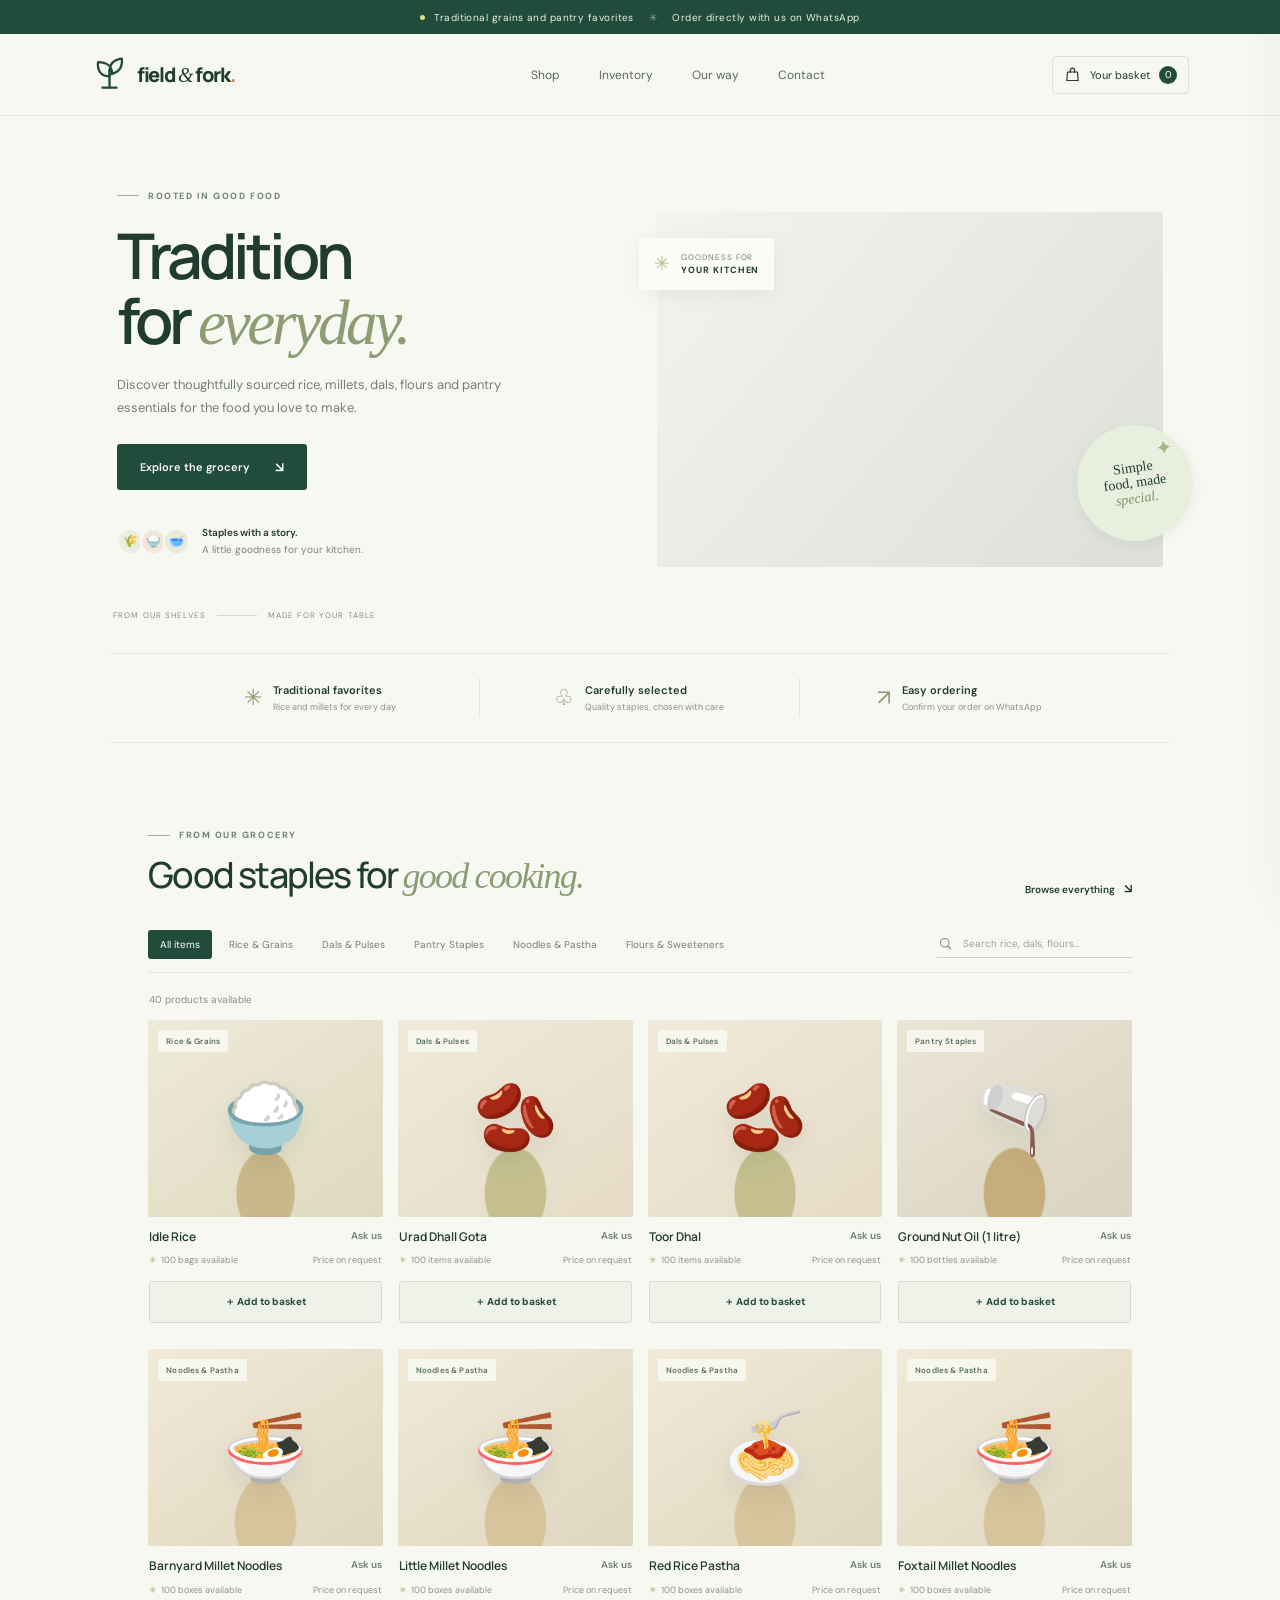
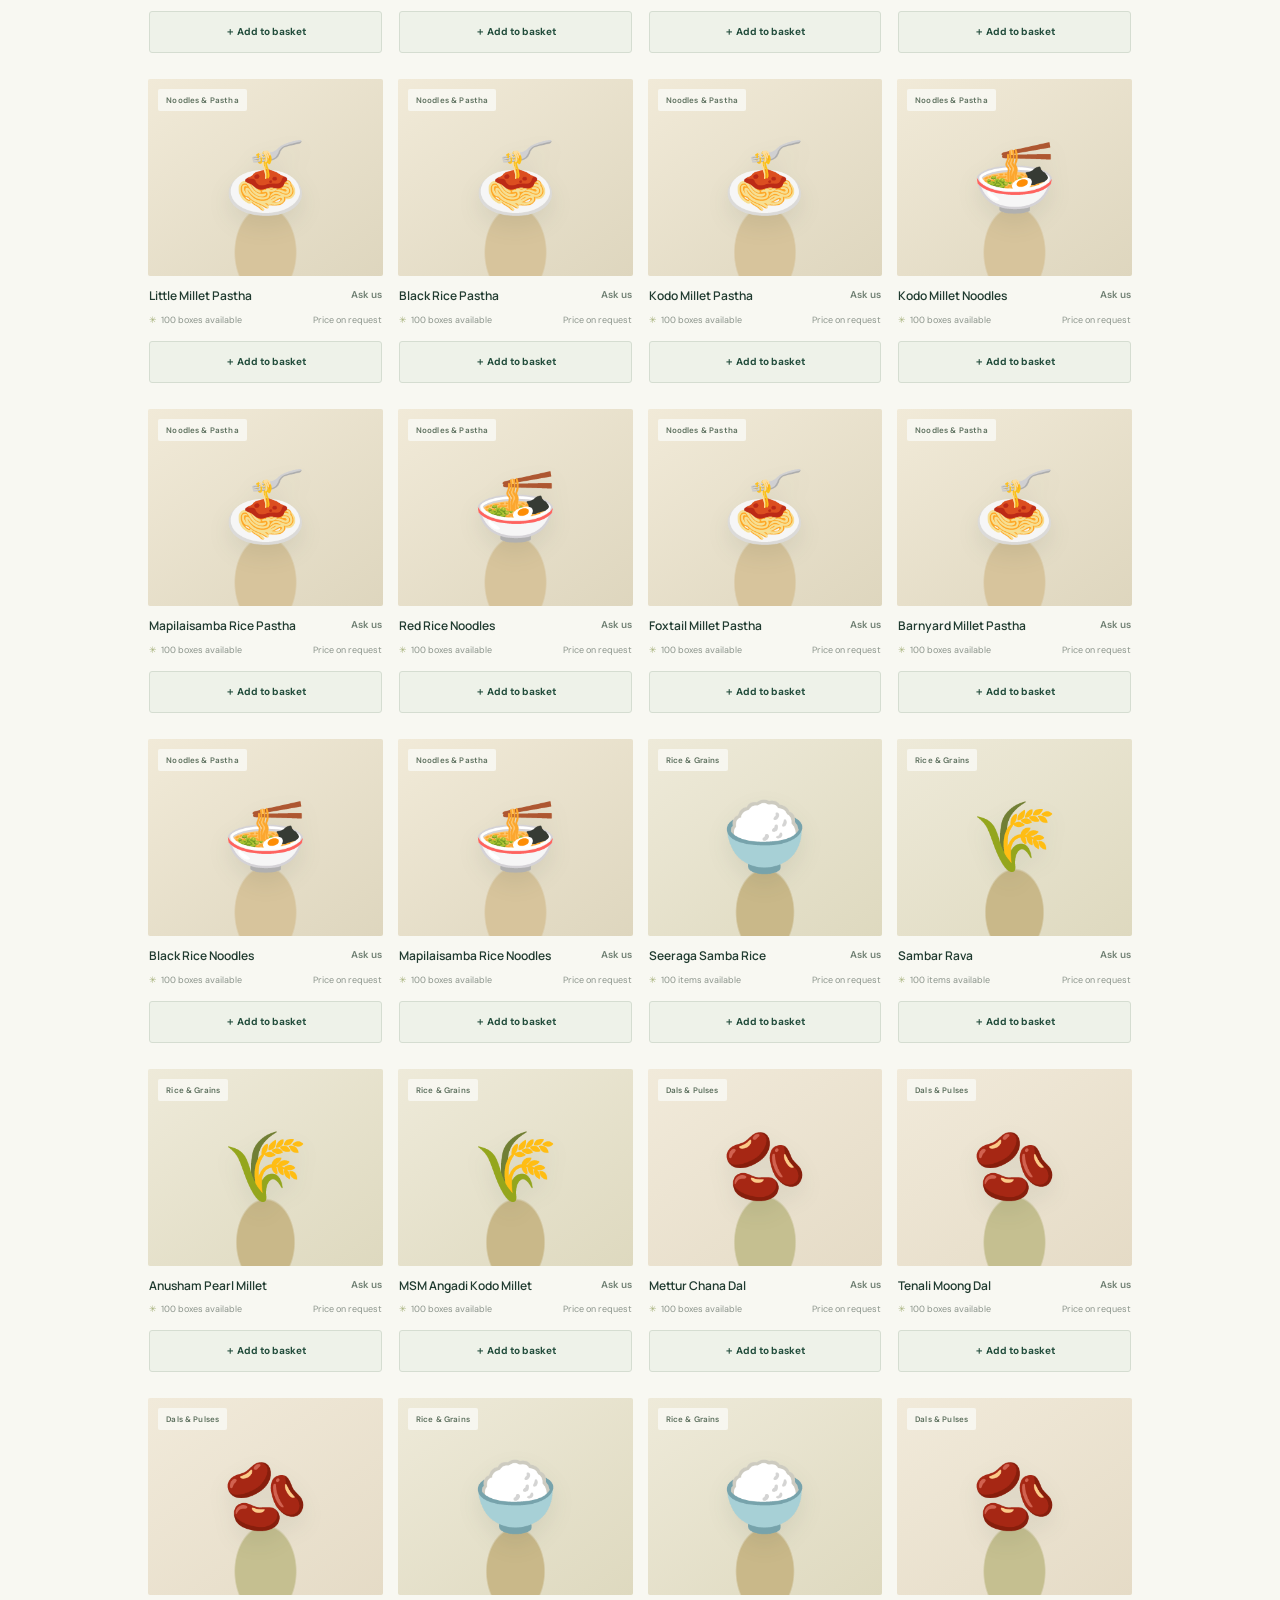
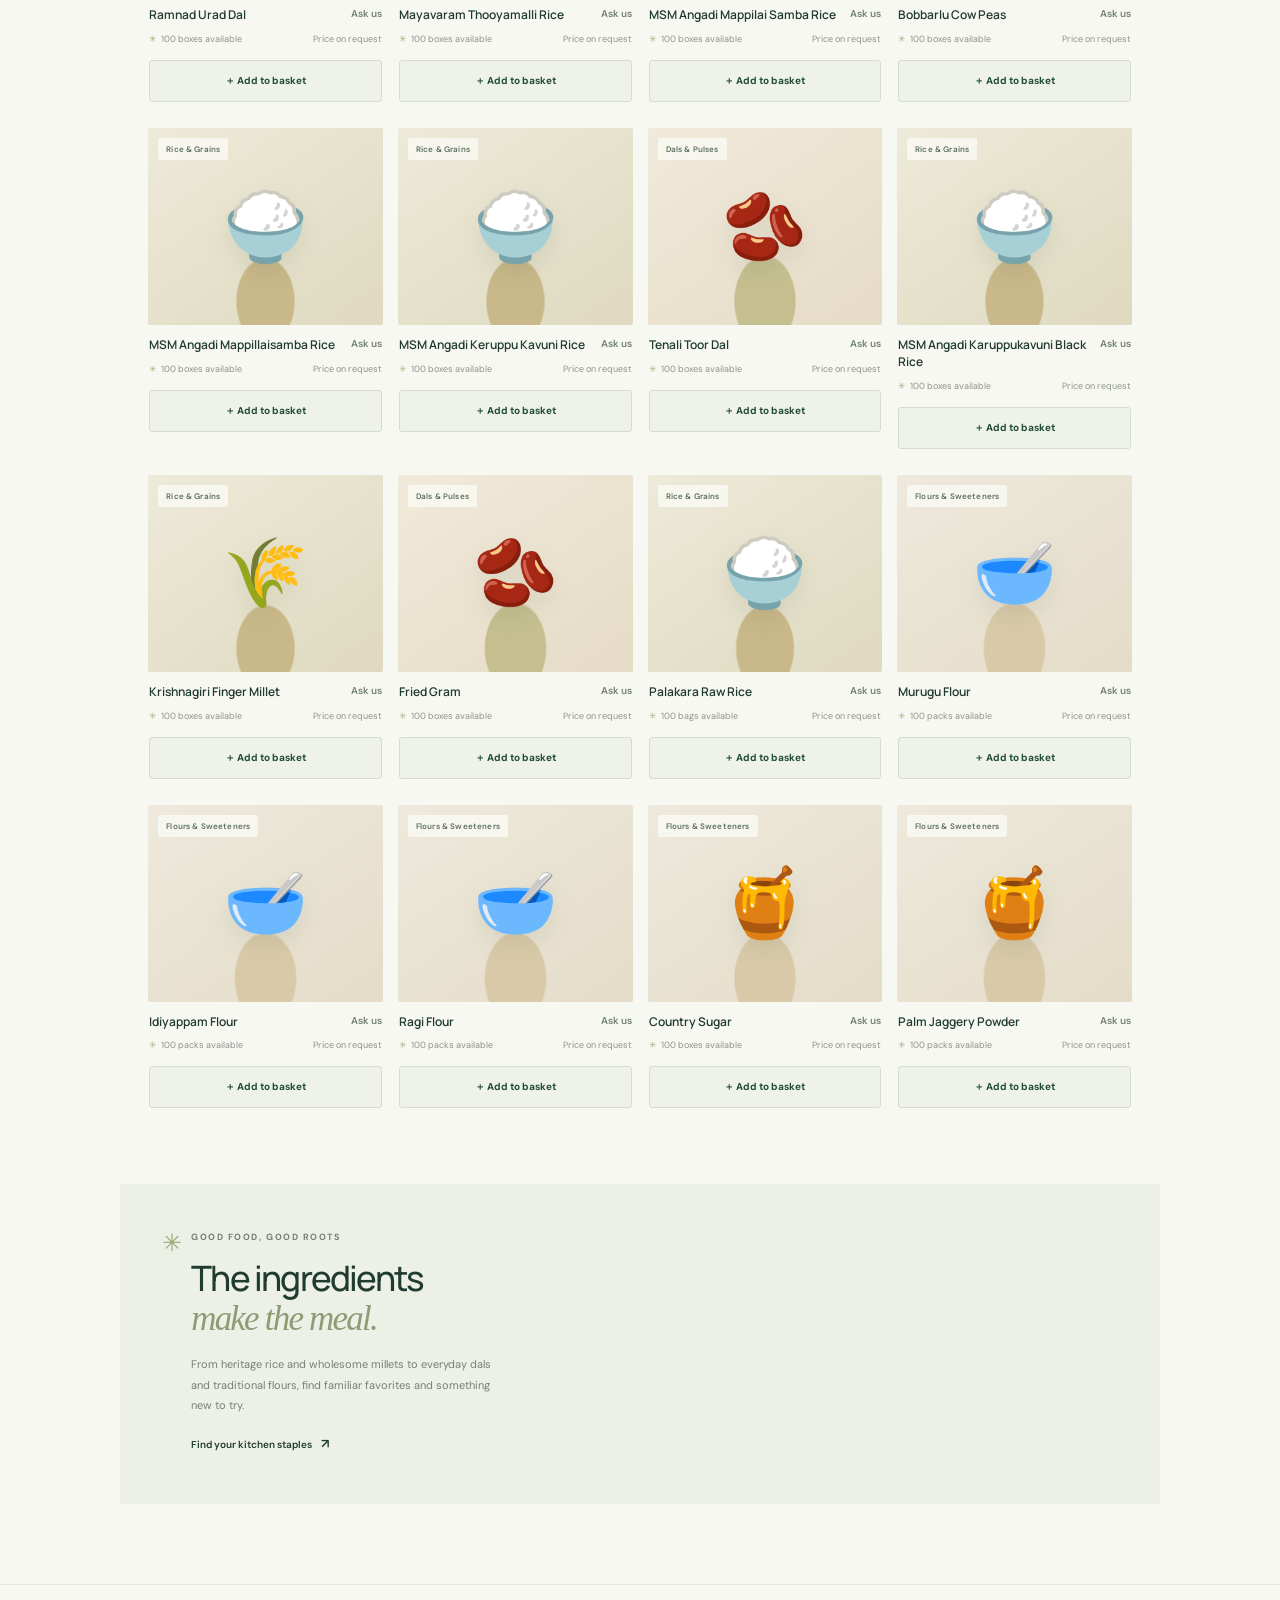
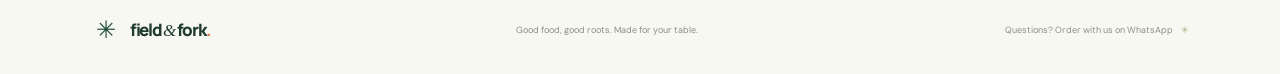
<file: index.html>
<!doctype html>
<html lang="en">
  <head>
    <meta charset="UTF-8" />
    <meta name="viewport" content="width=device-width, initial-scale=1.0" />
    <meta name="theme-color" content="#f8f8f2" />
    <meta name="description" content="Shop traditional South Indian rice, millets, dals, flours and pantry staples from your neighborhood grocery." />
    <title>Field &amp; Fork — Good things for your kitchen</title>
    <link rel="preconnect" href="https://fonts.googleapis.com" />
    <link rel="preconnect" href="https://fonts.gstatic.com" crossorigin />
    <link href="https://fonts.googleapis.com/css2?family=DM+Sans:wght@400;500;600;700&family=Manrope:wght@400;500;600;700;800&display=swap" rel="stylesheet" />
    <link rel="stylesheet" href="styles.css" />
    <link rel="stylesheet" href="mobile.css" />
    <script src="app.js" defer></script>
  </head>
  <body>
    <div class="announcement"><span class="announcement-dot"></span> Traditional grains and pantry favorites <span class="announcement-separator">✳</span> Order directly with us on WhatsApp</div>
    <header class="site-header">
      <a class="brand" href="#home" aria-label="Field and Fork home">
        <span class="brand-mark" aria-hidden="true"><svg viewBox="0 0 42 42" fill="none"><path d="M21 36V17" stroke="currentColor" stroke-width="2.6" stroke-linecap="round"/><path d="M21 23C10 23 7 15 8 7c9 0 16 4 16 13M21 18c0-9 5-14 14-15 1 9-3 16-14 18" stroke="currentColor" stroke-width="2.6" stroke-linecap="round" stroke-linejoin="round"/><path d="M13 36h16" stroke="currentColor" stroke-width="2.6" stroke-linecap="round"/></svg></span>
        <span class="brand-name">field <em>&amp;</em> fork<span class="brand-period">.</span></span>
      </a>
      <nav class="main-nav" aria-label="Main navigation"><a href="#shop">Shop</a><a href="inventory.html">Inventory</a><a href="#our-way">Our way</a><a href="#footer">Contact</a></nav>
      <button class="cart-trigger" id="open-cart" type="button" aria-label="Open shopping cart"><span class="bag-icon" aria-hidden="true"><svg viewBox="0 0 24 24" fill="none"><path d="M5 8.5h14l1 12H4l1-12Z" stroke="currentColor" stroke-width="1.7" stroke-linejoin="round"/><path d="M9 9V6a3 3 0 0 1 6 0v3" stroke="currentColor" stroke-width="1.7" stroke-linecap="round"/></svg></span><span class="cart-label">Your basket</span><span class="cart-count" id="cart-count">0</span></button>
    </header>

    <main id="home">
      <section class="hero">
        <div class="hero-copy">
          <div class="eyebrow"><span class="eyebrow-line"></span> ROOTED IN GOOD FOOD</div>
          <h1>Tradition<br />for <span>everyday.</span></h1>
          <p>Discover thoughtfully sourced rice, millets, dals, flours and pantry essentials for the food you love to make.</p>
          <a class="button button-dark hero-cta" href="#shop">Explore the grocery <span aria-hidden="true">↘</span></a>
          <div class="hero-note"><span class="avatar-stack"><i>🌾</i><i>🍚</i><i>🥣</i></span><span><strong>Staples with a story.</strong><br />A little goodness for your kitchen.</span></div>
        </div>
        <div class="hero-visual">
          <div class="hero-photo" role="img" aria-label="Traditional rice, lentils and grains"></div>
          <div class="photo-tag"><span class="tag-sparkle">✳</span><span>GOODNESS FOR<br /><strong>YOUR KITCHEN</strong></span></div>
          <div class="hero-sticker"><span>Simple<br />food, made<br /><em>special.</em></span><svg viewBox="0 0 72 72" aria-hidden="true"><path d="M36 5c2.8 15.1 15.1 27.2 31 31-15.9 3.8-28.2 15.9-31 31C33.2 51.9 20.9 39.8 5 36 20.9 32.2 33.2 20.1 36 5Z" fill="currentColor"/></svg></div>
        </div>
        <div class="hero-bottom"><span>FROM OUR SHELVES</span><span class="hero-bottom-line"></span><span>MADE FOR YOUR TABLE</span></div>
      </section>

      <section class="trust-row" id="our-way"><div><span class="trust-icon">✳</span><span><strong>Traditional favorites</strong><small>Rice and millets for every day</small></span></div><div><span class="trust-icon">♧</span><span><strong>Carefully selected</strong><small>Quality staples, chosen with care</small></span></div><div><span class="trust-icon">↗</span><span><strong>Easy ordering</strong><small>Confirm your order on WhatsApp</small></span></div></section>

      <section class="shop-section" id="shop">
        <div class="section-heading"><div><div class="eyebrow"><span class="eyebrow-line"></span> FROM OUR GROCERY</div><h2>Good staples for <em>good cooking.</em></h2></div><a class="text-link" href="#products">Browse everything <span>↘</span></a></div>
        <div class="shop-toolbar"><div class="category-list" id="categories" aria-label="Filter by category"></div><label class="search-box"><svg viewBox="0 0 24 24" fill="none" aria-hidden="true"><circle cx="10.8" cy="10.8" r="6.8" stroke="currentColor" stroke-width="1.7"/><path d="m16 16 4.5 4.5" stroke="currentColor" stroke-width="1.7" stroke-linecap="round"/></svg><input id="product-search" type="search" placeholder="Search rice, dals, flours…" aria-label="Search products" /></label></div>
        <p class="product-count" id="product-count" aria-live="polite"></p>
        <div class="product-grid" id="products" aria-live="polite"></div>
        <div class="no-results" id="no-results" hidden>Nothing on the shelf by that name. Try another search.</div>
      </section>

      <section class="farm-note"><span class="farm-flower" aria-hidden="true">✳</span><div><div class="eyebrow">GOOD FOOD, GOOD ROOTS</div><h2>The ingredients<br /><em>make the meal.</em></h2><p>From heritage rice and wholesome millets to everyday dals and traditional flours, find familiar favorites and something new to try.</p><a href="#shop" class="text-link">Find your kitchen staples <span>↗</span></a></div><div class="farm-note-photo" role="img" aria-label="A bowl of wholesome grains and pantry ingredients"></div></section>
    </main>

    <footer id="footer"><a class="brand footer-brand" href="#home"><span class="brand-mark" aria-hidden="true">✳</span><span class="brand-name">field <em>&amp;</em> fork<span class="brand-period">.</span></span></a><span>Good food, good roots. Made for your table.</span><span class="footer-location">Questions? Order with us on WhatsApp <span>✳</span></span></footer>

    <div class="drawer-scrim" id="drawer-scrim"></div>
    <aside class="cart-drawer" id="cart-drawer" aria-label="Shopping cart" aria-hidden="true">
      <div class="drawer-header"><div><div class="eyebrow">YOUR GOOD THINGS</div><h2>Your basket <span id="drawer-count">(0)</span></h2></div><button class="icon-button" id="close-cart" type="button" aria-label="Close cart">×</button></div>
      <div class="cart-items" id="cart-items"></div>
      <div class="empty-cart" id="empty-cart"><span>🥬</span><h3>Your basket is taking a breather.</h3><p>Let’s find something fresh for it.</p><button class="button button-dark" id="keep-shopping" type="button">Explore the market <span>↘</span></button></div>
      <div class="drawer-bottom" id="drawer-bottom"><div class="delivery-note" id="delivery-note"></div><div class="subtotal-line"><span>Items in your basket</span><strong id="cart-subtotal">0 items</strong></div><div class="delivery-line"><span>Prices &amp; delivery</span><span id="delivery-cost">To confirm</span></div><div class="total-line"><span>Final total</span><strong id="cart-total">On WhatsApp</strong></div><button class="button button-dark checkout-button" id="checkout-button" type="button">Prepare my order <span>↗</span></button><p class="secure-note">♡ &nbsp;We’ll confirm prices and delivery with you.</p></div>
    </aside>

    <div class="modal-backdrop" id="checkout-modal" role="dialog" aria-modal="true" aria-labelledby="checkout-title" aria-hidden="true">
      <div class="modal-card checkout-card"><button class="icon-button modal-close" type="button" data-close-modal aria-label="Close checkout">×</button><div class="eyebrow">ALMOST THE GOOD PART</div><h2 id="checkout-title">Who’s getting<br /><em>the good stuff?</em></h2><p class="modal-intro">Add your details and we’ll prepare a shareable order receipt.</p><form id="checkout-form"><label>Your name<input name="name" autocomplete="name" placeholder="How should we address you?" required maxlength="80" /></label><label>Delivery address<input name="address" autocomplete="street-address" placeholder="Where should we drop it off?" required maxlength="180" /></label><label>Phone number <span class="optional">(optional)</span><input name="phone" type="tel" autocomplete="tel" placeholder="So we can find you" maxlength="40" /></label><button class="button button-dark full-button" type="submit">Make my receipt <span>↗</span></button></form><p class="checkout-disclaimer">Prices, delivery and payment are confirmed directly with the shop when you share your order.</p></div>
    </div>

    <div class="modal-backdrop" id="receipt-modal" role="dialog" aria-modal="true" aria-labelledby="receipt-title" aria-hidden="true">
      <div class="modal-card receipt-card"><button class="icon-button modal-close" type="button" data-close-modal aria-label="Close receipt">×</button><div class="receipt-top"><span class="receipt-mark">✳</span><div class="eyebrow">YOUR ORDER, READY TO SHARE</div><h2 id="receipt-title">Your grocery order.</h2><p id="receipt-subtitle">Here are the good things you picked.</p></div><div class="receipt-body" id="receipt-body"></div><div class="receipt-actions"><button class="button button-dark" id="copy-receipt" type="button">Copy receipt <span>▣</span></button><a class="button button-whatsapp" id="whatsapp-link" href="#" target="_blank" rel="noopener noreferrer"><span class="whatsapp-icon">◉</span> Send on WhatsApp <span>↗</span></a></div><p class="receipt-status" id="receipt-status" aria-live="polite"></p><button class="start-over" id="done-button" type="button">Back to the market <span>↗</span></button></div>
    </div>
    <nav class="mobile-quick-nav" aria-label="Quick navigation">
      <a href="#home"><span aria-hidden="true">⌂</span>Home</a>
      <button id="mobile-search" type="button"><span aria-hidden="true">⌕</span>Search</button>
      <a href="inventory.html"><span aria-hidden="true">▤</span>Inventory</a>
      <button id="mobile-cart" type="button"><span aria-hidden="true">♧</span>Basket <b id="mobile-cart-count">0</b></button>
    </nav>
    <div class="toast" id="toast" role="status" aria-live="polite"></div>
  </body>
</html>
</file>
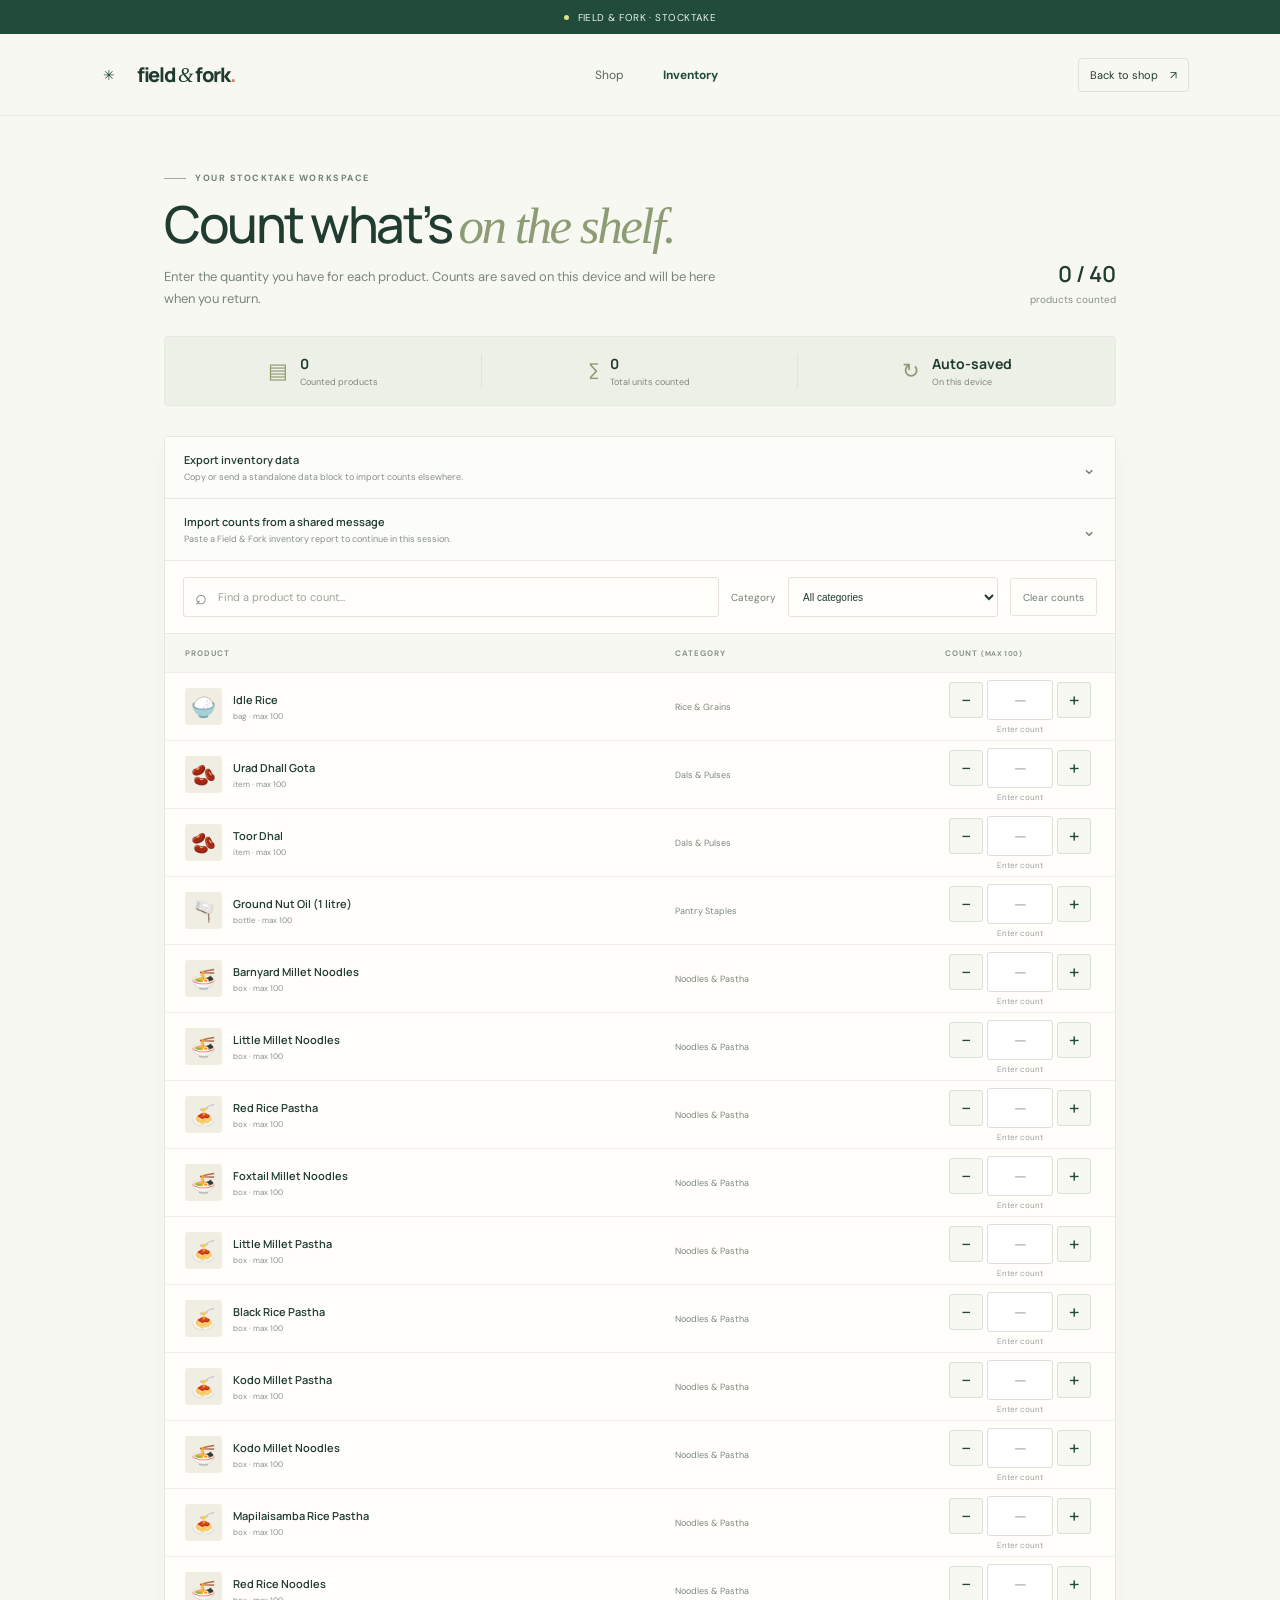
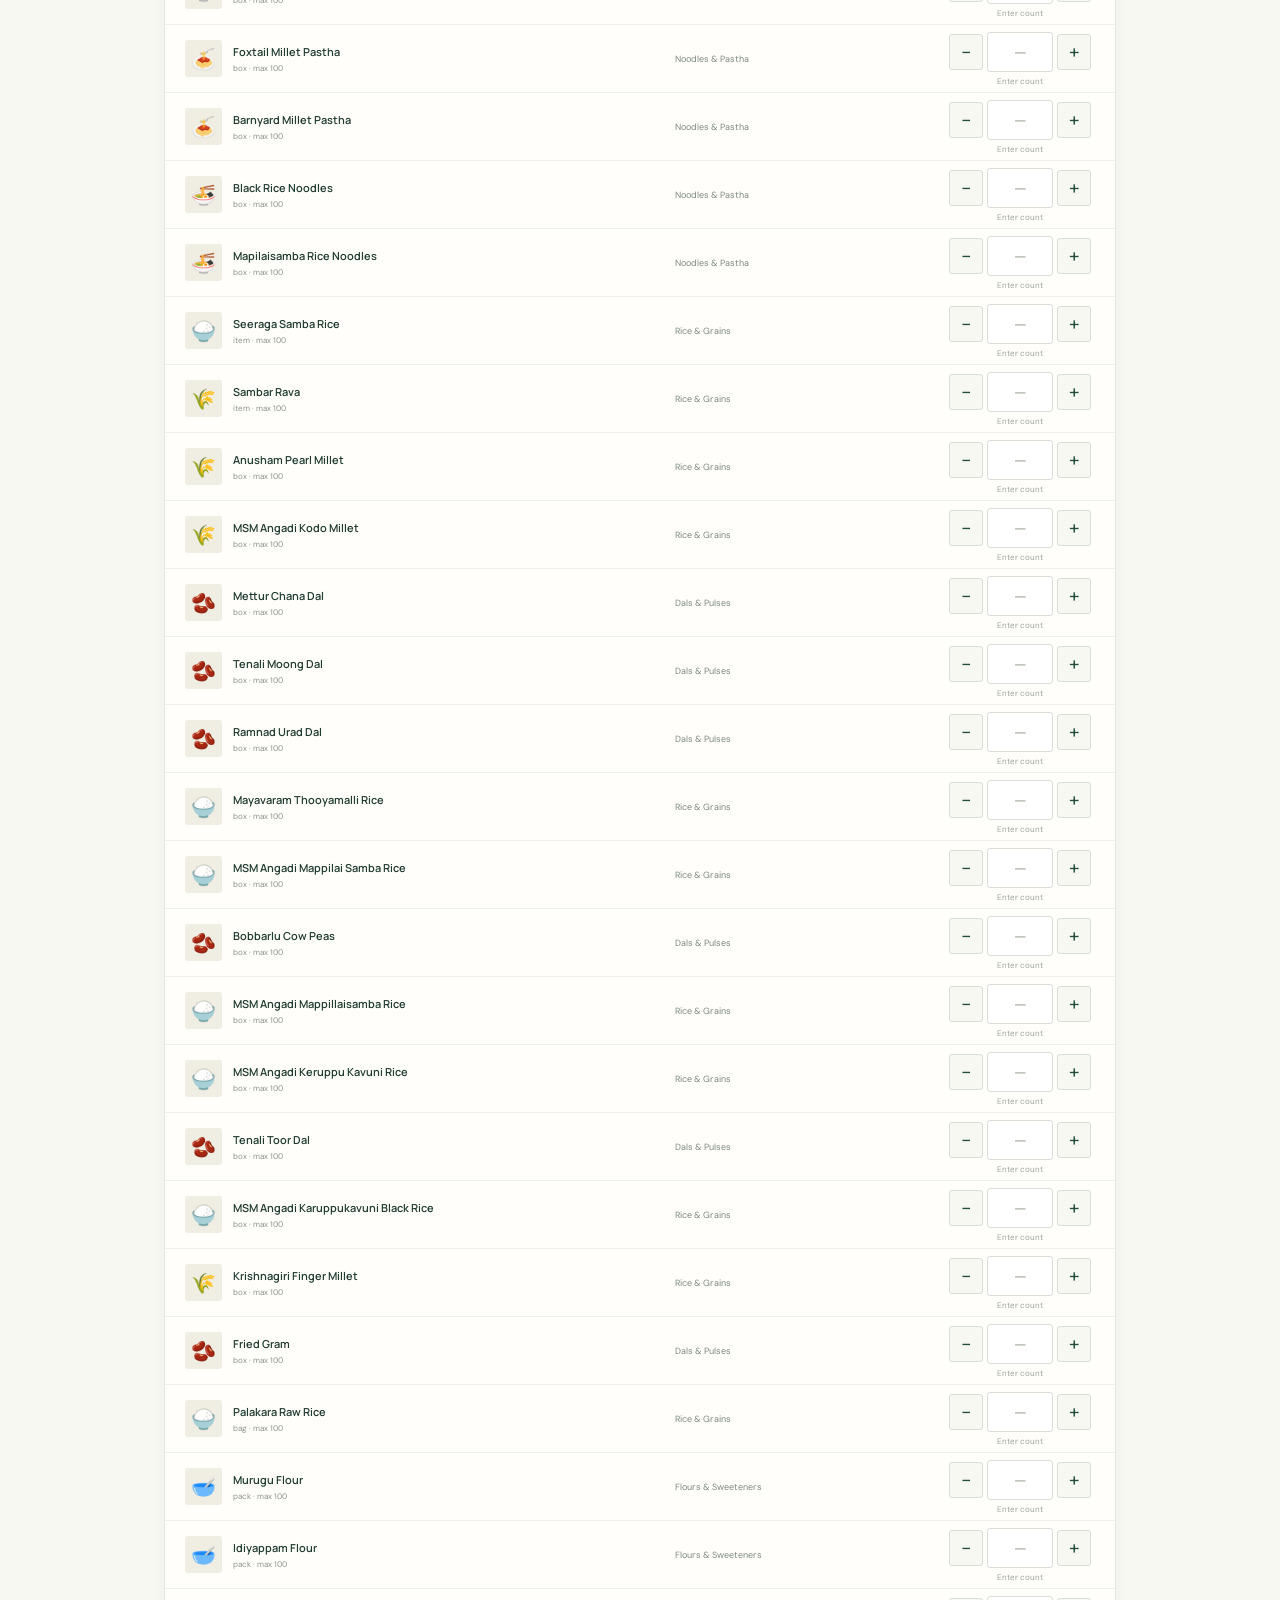
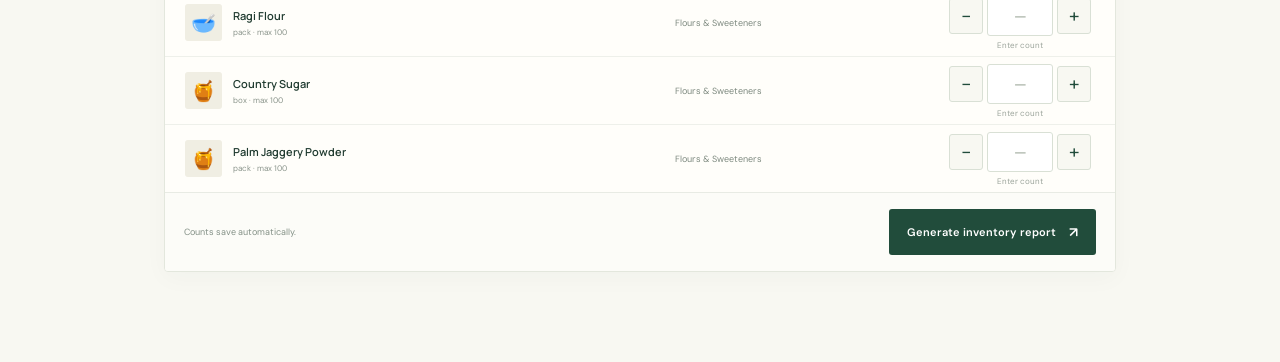
<file: inventory.html>
<!doctype html>
<html lang="en">
  <head>
    <meta charset="UTF-8" />
    <meta name="viewport" content="width=device-width, initial-scale=1.0" />
    <meta name="theme-color" content="#f8f8f2" />
    <meta name="description" content="Count and prepare a shareable inventory report for Field & Fork grocery." />
    <title>Inventory count — Field &amp; Fork</title>
    <link rel="preconnect" href="https://fonts.googleapis.com" />
    <link rel="preconnect" href="https://fonts.gstatic.com" crossorigin />
    <link href="https://fonts.googleapis.com/css2?family=DM+Sans:wght@400;500;600;700&family=Manrope:wght@400;500;600;700;800&display=swap" rel="stylesheet" />
    <link rel="stylesheet" href="styles.css" />
    <link rel="stylesheet" href="mobile.css" />
    <link rel="stylesheet" href="inventory.css" />
    <link rel="stylesheet" href="count-stepper.css" />
    <link rel="stylesheet" href="import-export.css" />
    <script src="app.js" defer></script>
    <script src="inventory-page.js" defer></script>
  </head>
  <body class="inventory-page">
    <div class="announcement"><span class="announcement-dot"></span> FIELD &amp; FORK · STOCKTAKE</div>
    <header class="site-header">
      <a class="brand" href="index.html" aria-label="Field and Fork storefront"><span class="brand-mark" aria-hidden="true">✳</span><span class="brand-name">field <em>&amp;</em> fork<span class="brand-period">.</span></span></a>
      <nav class="main-nav" aria-label="Main navigation"><a href="index.html">Shop</a><a href="inventory.html" aria-current="page">Inventory</a></nav>
      <a class="cart-trigger inventory-shop-link" href="index.html">Back to shop <span aria-hidden="true">↗</span></a>
    </header>

    <main class="inventory-main">
      <section class="inventory-intro">
        <div class="eyebrow"><span class="eyebrow-line"></span> YOUR STOCKTAKE WORKSPACE</div>
        <div class="inventory-heading-row"><div><h1>Count what’s <em>on the shelf.</em></h1><p>Enter the quantity you have for each product. Counts are saved on this device and will be here when you return.</p></div><div class="count-progress" aria-live="polite"><strong id="count-progress-number">0 / 40</strong><span>products counted</span></div></div>
        <div class="inventory-summary"><div><span class="summary-icon">▤</span><span><strong id="counted-products">0</strong><small>Counted products</small></span></div><div><span class="summary-icon">∑</span><span><strong id="total-units">0</strong><small>Total units counted</small></span></div><div><span class="summary-icon">↻</span><span><strong>Auto-saved</strong><small>On this device</small></span></div></div>
      </section>

      <section class="inventory-tool" aria-label="Inventory count form">
        <details class="import-panel export-panel" id="export-panel">
          <summary><span><strong>Export inventory data</strong><small>Copy or send a standalone data block to import counts elsewhere.</small></span><span class="import-chevron" aria-hidden="true">⌄</span></summary>
          <div class="import-panel-content">
            <p class="transfer-explainer">This data transfer is separate from the readable inventory report. It includes the product counts and can be pasted into another copy of this page.</p>
            <div class="data-export-actions"><button class="button button-dark" id="copy-export-data" type="button">Copy export data <span>▣</span></button><a class="button button-whatsapp" id="share-export-data" href="#" target="_blank" rel="noopener noreferrer"><span class="whatsapp-icon">◉</span> Send data on WhatsApp <span>↗</span></a></div>
            <p class="export-status" id="export-status" aria-live="polite"></p>
          </div>
        </details>
        <details class="import-panel" id="import-panel">
          <summary><span><strong>Import counts from a shared message</strong><small>Paste a Field &amp; Fork inventory report to continue in this session.</small></span><span class="import-chevron" aria-hidden="true">⌄</span></summary>
          <div class="import-panel-content">
            <label class="visually-hidden" for="import-message">Paste the complete inventory message</label>
            <textarea id="import-message" rows="5" placeholder="Paste the full inventory message here…" spellcheck="false"></textarea>
            <div class="import-panel-footer"><p>Paste an exported data block. Import replaces counts currently saved on this device.</p><button class="button button-dark" id="import-report" type="button">Import counts <span>↙</span></button></div>
            <p class="import-status" id="import-status" aria-live="polite"></p>
          </div>
        </details>
        <div class="inventory-toolbar"><label class="inventory-search"><span aria-hidden="true">⌕</span><input id="inventory-search" type="search" placeholder="Find a product to count…" aria-label="Search inventory products" /></label><label class="inventory-category-label" for="inventory-category">Category</label><select id="inventory-category" aria-label="Filter by category"></select><button class="clear-counts" id="clear-counts" type="button">Clear counts</button></div>
        <div class="inventory-list-head"><span>PRODUCT</span><span>CATEGORY</span><span>COUNT <small>(MAX 100)</small></span></div>
        <div class="inventory-list" id="inventory-list"></div>
        <p class="inventory-empty" id="inventory-empty" hidden>No matching products. Try a different search or category.</p>
        <div class="inventory-footer"><span id="autosave-status" aria-live="polite">Counts save automatically.</span><button class="button button-dark generate-report" id="generate-report" type="button">Generate inventory report <span>↗</span></button></div>
      </section>

      <section class="inventory-report" id="report-section" hidden aria-labelledby="report-title">
        <div class="report-heading"><div><div class="eyebrow"><span class="eyebrow-line"></span> READY TO SHARE</div><h2 id="report-title">Inventory report</h2><p id="report-meta"></p></div><span class="report-saved-badge">Saved in this session</span></div>
        <pre class="report-preview" id="report-preview"></pre>
        <div class="report-actions"><button class="button button-dark" id="copy-report" type="button">Copy report <span>▣</span></button><a class="button button-whatsapp" id="share-report" href="#" target="_blank" rel="noopener noreferrer"><span class="whatsapp-icon">◉</span> Send report on WhatsApp <span>↗</span></a></div>
        <p class="report-status" id="report-status" aria-live="polite"></p>
      </section>
    </main>

    <nav class="mobile-quick-nav inventory-mobile-nav" aria-label="Quick navigation"><a href="index.html"><span aria-hidden="true">⌂</span>Shop</a><a href="#inventory-list"><span aria-hidden="true">▤</span>Count</a><button id="mobile-generate-report" type="button"><span aria-hidden="true">↗</span>Report</button></nav>
    <div class="toast" id="toast" role="status" aria-live="polite"></div>
  </body>
</html>
</file>
<file: styles.css>
@import url('https://fonts.googleapis.com/css2?family=DM+Sans:wght@400;500;600;700&family=Manrope:wght@400;500;600;700;800&display=swap');

:root{--ink:#203b30;--muted:#758278;--paper:#f8f8f2;--white:#fffefa;--green:#214c3b;--green-soft:#e7eee6;--lime:#d8e38a;--line:#e4e6dc;--orange:#ec9b54;--serif:Georgia,'Times New Roman',serif;--sans:'DM Sans',sans-serif;--display:'Manrope',sans-serif}*{box-sizing:border-box}html{scroll-behavior:smooth;scroll-padding-top:90px}body{margin:0;background:var(--paper);color:var(--ink);font-family:var(--sans);font-size:14px;-webkit-font-smoothing:antialiased}body.locked{overflow:hidden}button,input{font:inherit}button,a{-webkit-tap-highlight-color:transparent}a{color:inherit;text-decoration:none}.announcement{height:34px;background:var(--green);color:#eaf0e8;display:flex;align-items:center;justify-content:center;gap:9px;font-size:10px;letter-spacing:.045em}.announcement-dot{height:5px;width:5px;background:var(--lime);border-radius:50%}.announcement-separator{opacity:.55;margin:0 6px}.site-header{height:82px;padding:0 7.1%;display:flex;align-items:center;justify-content:space-between;border-bottom:1px solid rgba(32,59,48,.09);background:var(--paper);position:sticky;top:0;z-index:10}.brand{display:inline-flex;align-items:center;gap:9px}.brand-mark{width:37px;height:40px;color:var(--green);display:grid;place-items:center}.brand-mark svg{width:37px;height:37px}.brand-name{font-family:var(--display);font-size:20px;letter-spacing:-1.3px;font-weight:800}.brand-name em{font-family:var(--serif);font-weight:400}.brand-period{color:#d4804f}.main-nav{display:flex;gap:39px;margin-left:70px}.main-nav a{font-size:12px;color:#59685e;transition:color .2s}.main-nav a:hover,.text-link:hover{color:#a76640}.cart-trigger{border:1px solid #dfe2d7;background:transparent;border-radius:4px;display:flex;align-items:center;gap:9px;padding:9px 11px;color:var(--ink);cursor:pointer;font-size:11px;transition:background .2s}.cart-trigger:hover{background:#edf0e7}.bag-icon{width:17px;height:17px;display:block}.bag-icon svg{width:100%;height:100%}.cart-count{width:18px;height:18px;display:grid;place-items:center;border-radius:50%;background:var(--green);color:white;font-size:10px}.hero{max-width:1220px;margin:0 auto;padding:69px 6.8% 44px;min-height:522px;display:grid;grid-template-columns:1fr .97fr;align-items:center;position:relative}.hero-copy{padding:1px 0 32px}.eyebrow{display:flex;align-items:center;gap:9px;color:#718174;font-size:9px;font-weight:700;letter-spacing:.17em}.eyebrow-line{width:22px;height:1px;background:#a2ab9d;display:inline-block}.hero h1{font-family:var(--display);font-size:clamp(43px,5vw,63px);line-height:1.04;letter-spacing:-4px;margin:21px 0 17px;font-weight:600}.hero h1 span{font-family:var(--serif);font-weight:400;font-style:italic;color:#8e9c73;letter-spacing:-3.3px}.hero-copy>p{max-width:386px;color:#748077;line-height:1.75;font-size:13px;margin:0 0 25px}.button{display:inline-flex;align-items:center;justify-content:center;gap:25px;border:0;border-radius:3px;padding:14px 18px;font-size:11px;font-weight:600;cursor:pointer;transition:transform .18s,background .18s}.button:hover{transform:translateY(-2px)}.button-dark{background:var(--green);color:white}.button-dark:hover{background:#173d2e}.button span{font-size:14px}.hero-cta{min-width:190px}.hero-note{display:flex;align-items:center;gap:12px;margin-top:35px;font-size:10px;line-height:1.65;color:#7a867d}.hero-note strong{color:var(--ink);font-weight:600}.avatar-stack{display:flex;padding-left:4px}.avatar-stack i{display:grid;place-items:center;width:27px;height:27px;border:2px solid var(--paper);border-radius:50%;background:#ececdf;font-style:normal;font-size:12px;margin-left:-4px}.avatar-stack i:nth-child(2){background:#f2e7d8}.avatar-stack i:nth-child(3){background:#e8ebd9}.hero-visual{height:355px;position:relative;margin-left:9px}.hero-photo{height:100%;width:100%;background:url('https://images.unsplash.com/photo-1518843875459-f738682238a6?auto=format&fit=crop&w=1200&q=85') center 53%/cover;border-radius:3px;position:relative}.hero-photo:after{content:'';position:absolute;inset:0;background:linear-gradient(130deg,rgba(23,43,30,.02),rgba(22,39,28,.12));border-radius:3px}.photo-tag{position:absolute;left:-18px;top:26px;background:#fcfcf6;display:flex;align-items:center;gap:10px;padding:11px 15px;box-shadow:0 5px 20px #263b2410;font-size:8px;line-height:1.6;letter-spacing:.12em;color:#778171}.photo-tag strong{font-size:9px;color:var(--ink)}.tag-sparkle{font-size:19px;color:#b1bf83}.hero-sticker{position:absolute;right:-30px;bottom:26px;width:116px;height:116px;border-radius:50%;background:#e8efdf;display:flex;justify-content:center;align-items:center;text-align:center;transform:rotate(-8deg);box-shadow:0 4px 14px #253c2510}.hero-sticker span{font-family:var(--serif);font-size:14px;line-height:1.1;z-index:1}.hero-sticker em{color:#81916a}.hero-sticker svg{position:absolute;width:15px;height:15px;right:17px;top:19px;color:#a8b589}.hero-bottom{position:absolute;bottom:18px;left:6.8%;display:flex;align-items:center;gap:11px;font-size:8px;letter-spacing:.14em;color:#829086}.hero-bottom-line{width:40px;height:1px;background:#d6dbce}.trust-row{max-width:1060px;margin:15px auto 0;padding:24px 4%;border-top:1px solid var(--line);border-bottom:1px solid var(--line);display:grid;grid-template-columns:repeat(3,1fr)}.trust-row>div{display:flex;align-items:center;justify-content:center;gap:11px;min-height:40px;border-right:1px solid var(--line)}.trust-row>div:last-child{border:0}.trust-icon{font-size:22px;color:#8b9b72;line-height:1}.trust-row strong,.trust-row small{display:block}.trust-row strong{font-size:11px;font-weight:600;margin-bottom:4px}.trust-row small{font-size:9px;color:#88938a}.shop-section{max-width:1150px;margin:0 auto;padding:86px 6.5% 76px}.section-heading{display:flex;align-items:flex-end;justify-content:space-between}.section-heading h2,.farm-note h2{font-family:var(--display);font-size:36px;font-weight:500;letter-spacing:-1.8px;margin:14px 0 0;line-height:1.1}.section-heading h2 em,.farm-note h2 em,.checkout-card h2 em{font-family:var(--serif);font-weight:400;color:#8d9c74}.text-link{font-size:10px;font-weight:600;transition:color .2s}.text-link span{font-size:13px;margin-left:7px}.shop-toolbar{display:flex;align-items:center;justify-content:space-between;margin:33px 0 20px;padding-bottom:13px;border-bottom:1px solid var(--line)}.category-list{display:flex;gap:5px;flex-wrap:wrap}.category-button{background:transparent;border:0;border-radius:3px;padding:8px 12px;color:#748077;font-size:10px;cursor:pointer;transition:all .2s}.category-button:hover{background:#edf0e8;color:var(--ink)}.category-button.active{background:var(--green);color:#fff}.search-box{display:flex;align-items:center;gap:8px;border-bottom:1px solid #cdd3c8;padding:6px 1px;width:195px}.search-box svg{width:15px;height:15px;color:#7c8b7f;flex:none}.search-box input{width:100%;border:0;outline:0;background:transparent;color:var(--ink);font-size:10px}.search-box input::placeholder{color:#9aa39a}.product-grid{display:grid;grid-template-columns:repeat(4,minmax(0,1fr));gap:26px 15px}.product-card{min-width:0}.product-image-wrap{height:197px;position:relative;overflow:hidden;background:#eceee4;border-radius:2px;display:grid;place-items:center}.product-illustration{font-size:68px;line-height:1;filter:drop-shadow(0 10px 11px #203b3015);transition:transform .35s}.product-card:hover .product-illustration{transform:scale(1.09) rotate(-4deg)}.product-image-wrap.grain{background:radial-gradient(ellipse at 50% 88%,#c9b889 0 17%,transparent 18%),linear-gradient(145deg,#eeead9,#ded9bf)}.product-image-wrap.dal{background:radial-gradient(ellipse at 50% 88%,#c5bf90 0 18%,transparent 19%),linear-gradient(145deg,#f1eada,#e5dbc6)}.product-image-wrap.noodles{background:radial-gradient(ellipse at 50% 88%,#d7c49c 0 18%,transparent 19%),linear-gradient(145deg,#f1ead8,#ded6be)}.product-image-wrap.flour{background:radial-gradient(ellipse at 50% 88%,#d9c9a8 0 18%,transparent 19%),linear-gradient(145deg,#eee9dc,#e4dcc8)}.product-image-wrap.pantry{background:radial-gradient(ellipse at 50% 88%,#c6ad7c 0 18%,transparent 19%),linear-gradient(145deg,#eae5d5,#d9d4c1)}.product-badge{position:absolute;top:10px;left:10px;background:#f8f8f1ed;padding:6px 8px;border-radius:2px;color:#5d705e;font-size:8px;font-weight:600;letter-spacing:.02em}.add-button{position:absolute;right:9px;bottom:9px;width:33px;height:33px;border:0;border-radius:50%;background:var(--white);color:var(--green);font-size:19px;line-height:1;cursor:pointer;box-shadow:0 3px 12px #203b3015;transition:transform .2s,background .2s}.add-button:hover{transform:rotate(90deg);background:var(--lime)}.add-button:disabled{background:var(--green);color:white;cursor:default;transform:none}.product-details{padding:12px 1px 0}.product-topline{display:flex;align-items:start;justify-content:space-between;gap:7px}.product-name{font-family:var(--display);font-weight:600;font-size:12px;line-height:1.4}.product-price{font-size:10px;font-weight:600;white-space:nowrap;color:#718174}.product-meta{display:flex;justify-content:space-between;align-items:center;gap:5px;margin-top:6px;color:#8b948b;font-size:9px}.product-origin{display:flex;align-items:center;gap:4px}.product-origin:before{content:'✳';font-size:9px;color:#a7b27c}.no-results{text-align:center;padding:56px 10px;color:#7b877c;font-family:var(--serif);font-size:18px}.farm-note{max-width:1040px;margin:0 auto 80px;background:#edf0e7;min-height:320px;display:grid;grid-template-columns:1fr .9fr;position:relative;overflow:hidden}.farm-note>div:first-of-type:not(.farm-note-photo){padding:47px 10% 40px 13%}.farm-note h2{font-size:35px;margin-top:16px}.farm-note p{font-size:11px;line-height:1.85;color:#748077;max-width:310px;margin:16px 0 19px}.farm-note-photo{min-height:320px;background:url('https://images.unsplash.com/photo-1604503468506-a8da13d82791?auto=format&fit=crop&w=950&q=80') center/cover}.farm-flower{position:absolute;left:4%;top:43px;font-size:24px;color:#9da977}footer{min-height:90px;border-top:1px solid var(--line);padding:22px 7.1%;display:flex;align-items:center;justify-content:space-between;color:#869087;font-size:9px}footer .brand-mark{font-size:24px;width:30px}.footer-brand .brand-name{font-size:17px;color:var(--ink)}.footer-location span{color:#a4b381;margin-left:6px}
.drawer-scrim{position:fixed;inset:0;background:#14291f72;z-index:20;opacity:0;visibility:hidden;transition:opacity .25s,visibility .25s}.drawer-scrim.open{opacity:1;visibility:visible}.cart-drawer{position:fixed;right:0;top:0;height:100dvh;width:min(440px,100%);background:var(--paper);z-index:21;transform:translateX(105%);transition:transform .32s cubic-bezier(.2,.7,.2,1);display:flex;flex-direction:column;padding:29px 30px 22px;box-shadow:-12px 0 50px #12251a12}.cart-drawer.open{transform:translateX(0)}.drawer-header{display:flex;justify-content:space-between;align-items:center;padding-bottom:20px;border-bottom:1px solid var(--line)}.drawer-header h2{font-family:var(--display);font-size:24px;font-weight:500;letter-spacing:-.7px;margin:7px 0 0}.drawer-header h2 span{font-family:var(--sans);font-size:11px;color:#879188;letter-spacing:0}.icon-button{width:34px;height:34px;border:1px solid var(--line);border-radius:50%;background:transparent;color:var(--ink);font-size:23px;line-height:1;display:grid;place-items:center;cursor:pointer}.icon-button:hover{background:#edf0e8}.cart-items{overflow-y:auto;flex:1}.cart-item{display:grid;grid-template-columns:60px 1fr auto;gap:12px;padding:15px 0;border-bottom:1px solid var(--line);align-items:center}.cart-illustration{width:60px;height:62px;border-radius:2px;display:grid;place-items:center;font-size:30px;background:linear-gradient(145deg,#eeead9,#ded9bf)}.cart-illustration.dal{background:linear-gradient(145deg,#f1eada,#e5dbc6)}.cart-illustration.noodles{background:linear-gradient(145deg,#f1ead8,#ded6be)}.cart-illustration.flour{background:linear-gradient(145deg,#eee9dc,#e4dcc8)}.cart-illustration.pantry{background:linear-gradient(145deg,#eae5d5,#d9d4c1)}.cart-item-name{font-family:var(--display);font-size:11px;font-weight:600;margin-bottom:5px}.cart-item-unit{font-size:9px;color:#899289}.cart-item-price{font-size:9px;color:#7c887f;text-align:right;align-self:start;padding-top:2px;white-space:nowrap}.quantity-control{display:flex;align-items:center;gap:11px;margin-top:8px}.quantity-control button{border:1px solid #d9ded3;background:transparent;width:21px;height:21px;border-radius:50%;padding:0;cursor:pointer;color:var(--ink);font-size:14px;line-height:17px}.quantity-control button:disabled{opacity:.45;cursor:default}.quantity-control span{font-size:10px;min-width:8px;text-align:center}.remove-item{border:0;background:none;color:#9aa399;font-size:9px;text-decoration:underline;padding:4px 0 0;cursor:pointer}.drawer-bottom{padding-top:13px}.delivery-note{font-size:9px;color:#728071;background:#edf0e7;padding:10px;margin-bottom:13px;line-height:1.5}.subtotal-line,.delivery-line,.total-line{display:flex;justify-content:space-between;align-items:center;font-size:11px;padding:6px 0;color:#718075}.subtotal-line strong,.total-line strong{color:var(--ink)}.delivery-line{font-size:10px}.total-line{border-top:1px solid var(--line);margin-top:5px;padding-top:13px;font-size:12px;font-weight:600}.total-line strong{font-size:13px}.checkout-button{width:100%;margin-top:12px}.secure-note{text-align:center;font-size:9px;color:#98a096;margin:11px 0 0}.empty-cart{display:none;flex:1;flex-direction:column;justify-content:center;align-items:center;text-align:center;padding:24px}.empty-cart.show{display:flex}.empty-cart>span{font-size:38px}.empty-cart h3{font-family:var(--serif);font-weight:400;font-size:22px;margin:16px 0 5px}.empty-cart p{font-size:11px;color:#849087;margin:0 0 19px}.drawer-bottom.hidden,.cart-items.hidden{display:none}
.modal-backdrop{position:fixed;inset:0;background:#14291f80;z-index:30;display:flex;align-items:center;justify-content:center;padding:20px;opacity:0;visibility:hidden;transition:opacity .2s,visibility .2s;overflow:auto}.modal-backdrop.open{opacity:1;visibility:visible}.modal-card{position:relative;background:var(--paper);width:min(490px,100%);max-height:calc(100dvh - 40px);overflow-y:auto;padding:43px 45px 31px;box-shadow:0 20px 70px #162b1c28;transform:translateY(12px);transition:transform .25s}.modal-backdrop.open .modal-card{transform:translateY(0)}.modal-close{position:absolute;top:17px;right:17px}.checkout-card h2{font-family:var(--display);font-size:30px;line-height:1.14;letter-spacing:-1.3px;font-weight:500;margin:15px 0 8px}.modal-intro{font-size:11px;color:#7f8a80;margin:0 0 23px}.checkout-card form label{display:block;font-size:10px;font-weight:600;color:#5f7063;margin-top:15px}.checkout-card form input{display:block;width:100%;height:42px;padding:0 11px;border:1px solid #dfe3d9;background:#fffefa;margin-top:7px;outline:none;border-radius:2px;font-size:11px;color:var(--ink)}.checkout-card form input:focus{border-color:#879874;box-shadow:0 0 0 2px #87987424}.checkout-card form input::placeholder{color:#a0a9a0}.optional{color:#97a096;font-weight:400}.full-button{width:100%;margin-top:21px}.checkout-disclaimer{font-size:9px;color:#929b90;line-height:1.6;text-align:center;margin:15px 0 0}.receipt-card{width:min(530px,100%);padding:39px 43px 27px}.receipt-top{text-align:center;border-bottom:1px dashed #cfd5c9;padding-bottom:19px}.receipt-mark{font-size:24px;color:#a1ae7b;display:block;margin-bottom:5px}.receipt-top .eyebrow{justify-content:center;font-size:8px}.receipt-top h2{font-family:var(--display);font-size:27px;font-weight:500;letter-spacing:-1px;margin:11px 0 5px}.receipt-top>p{font-size:10px;color:#829084;margin:0}.receipt-body{padding:17px 1px 13px}.receipt-meta{display:flex;justify-content:space-between;gap:10px;font-size:8px;letter-spacing:.07em;color:#859087;margin-bottom:12px}.receipt-meta strong{display:block;color:var(--ink);font-size:10px;letter-spacing:0;margin-top:4px;font-weight:600}.receipt-item{display:flex;justify-content:space-between;gap:15px;padding:7px 0;font-size:10px;color:#57695b}.receipt-item small{color:#899389}.receipt-divider{border-top:1px dashed #cfd5c9;margin:11px 0}.receipt-cost{display:flex;justify-content:space-between;padding:5px 0;font-size:10px;color:#728075}.receipt-cost.final{font-weight:700;color:var(--ink);font-size:12px;padding-top:9px}.receipt-actions{display:grid;grid-template-columns:1fr 1.2fr;gap:9px}.receipt-actions .button{gap:9px;padding:12px 8px;font-size:10px}.button-whatsapp{background:#e6efe2;color:#24513a}.button-whatsapp:hover{background:#d9e8d4}.whatsapp-icon{font-size:15px}.receipt-status{min-height:13px;text-align:center;font-size:9px;color:#587a56;margin:8px 0 1px}.start-over{display:block;margin:11px auto 0;padding:4px;background:none;border:0;color:#79877c;font-size:9px;cursor:pointer}.start-over span{margin-left:5px}.toast{position:fixed;bottom:22px;left:50%;transform:translate(-50%,20px);padding:11px 16px;background:var(--green);color:white;border-radius:3px;font-size:10px;z-index:50;opacity:0;visibility:hidden;transition:all .2s;box-shadow:0 6px 20px #1c342429}.toast.show{opacity:1;visibility:visible;transform:translate(-50%,0)}
@media(min-width:1450px){.hero{padding-top:80px;padding-bottom:55px}.hero-visual{height:385px}.product-image-wrap{height:220px}}@media(max-width:850px){.site-header{padding:0 5%}.hero{padding-left:6%;padding-right:7%;grid-template-columns:1fr .92fr;gap:20px;min-height:460px}.hero h1{font-size:49px}.hero-visual{height:310px;margin-left:0}.hero-sticker{width:95px;height:95px;right:-16px}.hero-sticker span{font-size:12px}.shop-section{padding-left:5%;padding-right:5%}.product-grid{grid-template-columns:repeat(3,minmax(0,1fr))}.product-image-wrap{height:190px}.farm-note{margin-left:5%;margin-right:5%}.farm-note>div:first-of-type:not(.farm-note-photo){padding-left:12%}.trust-row{margin-left:4%;margin-right:4%}}@media(max-width:600px){.announcement{height:30px;font-size:8px;gap:5px;letter-spacing:0}.announcement-separator{margin:0 2px}.site-header{height:67px;padding:0 5%}.brand-mark,.brand-mark svg{width:31px;height:32px}.brand-name{font-size:18px}.main-nav{display:none}.cart-trigger{padding:7px 8px;gap:6px}.cart-label{font-size:10px}.hero{padding:44px 7% 60px;grid-template-columns:1fr;gap:26px}.hero-copy{padding:0}.hero h1{font-size:51px;letter-spacing:-3.2px;margin:17px 0 13px}.hero-copy>p{font-size:12px;max-width:350px}.hero-note{margin-top:22px}.hero-visual{height:260px;margin:0 11px 0 2px}.hero-sticker{width:89px;height:89px;right:-20px;bottom:15px}.photo-tag{left:-10px;top:15px}.hero-bottom{left:7%;bottom:22px}.trust-row{margin:0 5%;padding:17px 0;grid-template-columns:1fr;gap:14px}.trust-row>div{justify-content:flex-start;border:0!important;padding-left:17%;min-height:30px}.shop-section{padding:62px 5% 54px}.section-heading{align-items:flex-start;gap:15px}.section-heading h2{font-size:30px}.section-heading>.text-link{margin-top:27px;white-space:nowrap;font-size:9px}.shop-toolbar{margin:24px 0 16px;align-items:flex-start;flex-direction:column-reverse;gap:14px}.search-box{width:100%;max-width:none}.category-list{width:100%;gap:3px}.category-button{padding:7px 9px;font-size:9px}.product-grid{grid-template-columns:repeat(2,minmax(0,1fr));gap:22px 11px}.product-image-wrap{height:clamp(145px,44vw,220px)}.product-illustration{font-size:58px}.product-name{font-size:11px}.product-price{font-size:9px}.product-meta{font-size:8px;flex-wrap:wrap}.add-button{width:30px;height:30px}.farm-note{margin:0 5% 55px;grid-template-columns:1fr}.farm-note>div:first-of-type:not(.farm-note-photo){padding:39px 10% 30px 15%}.farm-note h2{font-size:31px}.farm-note-photo{min-height:205px}.farm-flower{left:5%;top:35px;font-size:18px}footer{padding:18px 5%;flex-wrap:wrap;gap:9px}footer>span:nth-child(2){display:none}.footer-location{font-size:8px}.cart-drawer{padding:22px 20px 18px}.modal-backdrop{padding:10px}.modal-card{padding:39px 25px 24px;max-height:calc(100dvh - 20px)}.receipt-card{padding:35px 22px 21px}.receipt-actions{grid-template-columns:1fr 1.16fr}.receipt-actions .button{font-size:9px;gap:6px}.receipt-top h2{font-size:24px}}@media(prefers-reduced-motion:reduce){*,*::before,*::after{scroll-behavior:auto!important;transition:none!important}}
</file>
<file: mobile.css>
/* Browsing and touch-target refinements layered over the base storefront styles. */
.product-count{font-size:10px;color:#829084;margin:0 0 14px;padding-left:1px}
.product-details{display:flex;flex-direction:column;align-items:stretch}
.product-meta{min-height:18px}
.product-details .add-button{position:static;width:100%;height:42px;border:1px solid #d5ddd1;border-radius:3px;background:#eef2e9;color:var(--green);font-family:var(--sans);font-size:10px;font-weight:700;line-height:1;box-shadow:none;margin-top:12px;cursor:pointer;transition:background .18s,color .18s,border-color .18s}
.product-details .add-button:hover{transform:none;background:var(--green);border-color:var(--green);color:white}
.product-details .add-button:disabled{background:#e8eee4;color:#60755f;border-color:#e8eee4;cursor:default}
.mobile-quick-nav{display:none}
@media(max-width:700px){
  html{scroll-padding-top:76px}
  body{padding-bottom:calc(65px + env(safe-area-inset-bottom))}
  .site-header{height:64px}
  .announcement{font-size:8px}
  .shop-section{padding-top:48px}
  .section-heading{align-items:flex-end}
  .section-heading h2{max-width:290px}
  .section-heading>.text-link{padding-bottom:4px}
  .shop-toolbar{gap:12px;margin:20px 0 13px;padding-bottom:11px}
  .search-box{height:44px;padding:0 11px;background:#fffefa;border:1px solid #dfe3d9;border-radius:3px}
  .search-box input{font-size:14px;min-width:0}
  .category-list{display:flex;flex-wrap:nowrap;overflow-x:auto;overscroll-behavior-x:contain;scrollbar-width:none;padding:1px 0 4px}
  .category-list::-webkit-scrollbar{display:none}
  .category-button{min-height:40px;flex:0 0 auto;padding:0 13px;white-space:nowrap;font-size:10px;border:1px solid #e1e5dc}
  .category-button.active{border-color:var(--green)}
  .product-count{margin-bottom:11px}
  .product-grid{grid-template-columns:repeat(2,minmax(0,1fr));gap:22px 12px}
  .product-image-wrap{height:auto;aspect-ratio:1.04}
  .product-illustration{font-size:clamp(43px,14vw,64px)}
  .product-badge{top:7px;left:7px;padding:6px 7px;font-size:7px;max-width:calc(100% - 14px);white-space:nowrap;overflow:hidden;text-overflow:ellipsis}
  .product-details{padding-top:10px}
  .product-topline{min-height:36px;gap:4px}
  .product-name{font-size:11px;line-height:1.4}
  .product-price{font-size:9px;white-space:nowrap}
  .product-meta{display:block;font-size:8px;line-height:1.45;min-height:26px;margin-top:4px}
  .product-meta>span:last-child{display:none}
  .product-details .add-button{height:44px;margin-top:8px;font-size:10px}
  .mobile-quick-nav{position:fixed;z-index:15;inset:auto 0 0;display:grid;grid-template-columns:repeat(4,1fr);height:calc(60px + env(safe-area-inset-bottom));padding:4px 10px env(safe-area-inset-bottom);background:#fffefa;border-top:1px solid #e2e6dd;box-shadow:0 -5px 20px #203b300b}
  .mobile-quick-nav a,.mobile-quick-nav button{position:relative;display:flex;flex-direction:column;align-items:center;justify-content:center;gap:1px;min-height:48px;border:0;background:transparent;color:#607166;font-family:var(--sans);font-size:9px;font-weight:600;cursor:pointer}
  .mobile-quick-nav a span,.mobile-quick-nav button span{font-size:20px;line-height:1.15}
  .mobile-quick-nav b{position:absolute;top:3px;left:calc(50% + 8px);min-width:16px;height:16px;padding:0 4px;border-radius:9px;background:var(--green);color:white;display:grid;place-items:center;font-size:9px}
  .cart-drawer{height:100dvh;padding-bottom:calc(18px + env(safe-area-inset-bottom))}
  .cart-item{grid-template-columns:54px minmax(0,1fr) auto;gap:9px}
  .cart-illustration{width:54px;height:56px}
  .quantity-control button{width:36px;height:36px;line-height:32px;font-size:18px}
  .quantity-control{gap:12px}
}
@media(max-width:380px){
  .brand-name{font-size:16px}
  .brand-mark,.brand-mark svg{width:27px;height:29px}
  .cart-trigger{gap:4px;padding:6px}
  .cart-label{font-size:9px}
  .shop-section{padding-left:4%;padding-right:4%}
  .section-heading h2{font-size:27px;max-width:230px}
  .section-heading>.text-link{font-size:8px}
  .product-grid{gap:18px 9px}
  .product-details .add-button{font-size:9px}
}
</file>
<file: inventory.css>
.inventory-page{min-height:100vh}.inventory-page .main-nav{margin-left:0}.inventory-page .main-nav a[aria-current="page"]{color:var(--green);font-weight:700}.inventory-shop-link{display:inline-flex;align-items:center;gap:12px}.inventory-main{max-width:1080px;margin:0 auto;padding:56px 5% 90px}.inventory-intro{margin-bottom:30px}.inventory-heading-row{display:flex;align-items:flex-end;justify-content:space-between;gap:25px;margin-top:12px}.inventory-heading-row h1{font-family:var(--display);font-size:clamp(34px,5vw,51px);font-weight:500;line-height:1.08;letter-spacing:-2.5px;margin:0}.inventory-heading-row h1 em{font-family:var(--serif);font-weight:400;color:#8d9c74}.inventory-heading-row p{max-width:560px;color:#79867b;font-size:13px;line-height:1.7;margin:12px 0 0}.count-progress{display:flex;flex-direction:column;align-items:flex-end;white-space:nowrap;padding-bottom:4px}.count-progress strong{font-family:var(--display);font-size:22px;font-weight:600}.count-progress span{font-size:10px;color:#879188;margin-top:4px}.inventory-summary{display:grid;grid-template-columns:repeat(3,1fr);background:#edf0e7;border:1px solid #e6e9df;border-radius:4px;margin-top:26px;padding:17px 0}.inventory-summary>div{display:flex;align-items:center;justify-content:center;gap:12px;border-right:1px solid #dfe4d8}.inventory-summary>div:last-child{border:0}.summary-icon{font-size:21px;color:#8b9b72}.inventory-summary strong,.inventory-summary small{display:block}.inventory-summary strong{font-family:var(--display);font-size:14px;font-weight:700}.inventory-summary small{font-size:9px;color:#7e897f;margin-top:3px}.inventory-tool{background:#fffefa;border:1px solid #e3e7dd;border-radius:4px;box-shadow:0 6px 24px #203b3008;overflow:hidden}.inventory-toolbar{display:grid;grid-template-columns:minmax(220px,1fr) auto minmax(160px,210px) auto;gap:12px;align-items:center;padding:16px 18px;border-bottom:1px solid #e8ebe4}.inventory-search{height:40px;border:1px solid #dfe3d9;border-radius:3px;display:flex;align-items:center;gap:9px;padding:0 11px;color:#758278}.inventory-search>span{font-size:20px;line-height:1}.inventory-search input{border:0;outline:0;background:transparent;width:100%;min-width:0;font-size:11px;color:var(--ink)}.inventory-search input::placeholder{color:#9aa39a}.inventory-category-label{font-size:10px;color:#728075}.inventory-toolbar select{height:40px;width:100%;border:1px solid #dfe3d9;border-radius:3px;background:#fffefa;color:var(--ink);font-size:10px;padding:0 10px}.clear-counts{height:38px;border:1px solid #e2e6dd;border-radius:3px;background:transparent;padding:0 12px;color:#718075;font-size:10px;cursor:pointer}.clear-counts:hover{background:#f4f4ed;color:#9a5548}.inventory-list-head,.inventory-row{display:grid;grid-template-columns:minmax(0,1.5fr) minmax(150px,.8fr) 150px;align-items:center;gap:18px;padding-left:20px;padding-right:20px}.inventory-list-head{height:38px;background:#f8f8f2;color:#8a9489;font-size:8px;font-weight:700;letter-spacing:.13em}.inventory-list-head small{font-size:7px;letter-spacing:.06em}.inventory-row{min-height:68px;border-top:1px solid #eef0ea;transition:background .15s}.inventory-row.is-counted{background:#f7faf4}.inventory-product{display:flex;align-items:center;gap:11px;min-width:0}.inventory-product-icon{width:37px;height:37px;flex:none;display:grid;place-items:center;border-radius:3px;background:#f0eee3;font-size:20px}.inventory-product strong,.inventory-product small{display:block}.inventory-product strong{font-family:var(--display);font-size:11px;font-weight:600;line-height:1.4}.inventory-product small{font-size:8px;color:#8b958c;margin-top:4px}.inventory-category{font-size:9px;color:#7d897f}.inventory-count-input{display:flex;align-items:center;gap:8px}.inventory-count-input input{width:78px;height:40px;border:1px solid #d9e0d5;border-radius:3px;background:white;text-align:center;color:var(--ink);font-size:14px;font-weight:600;outline:none}.inventory-count-input input:focus{border-color:#879874;box-shadow:0 0 0 2px #87987424}.inventory-count-input input::placeholder{color:#b4bcb1}.inventory-count-input>span{font-size:8px;color:#9aa39a;white-space:nowrap}.inventory-row.is-counted .inventory-count-input>span{color:#63815f}.inventory-empty{text-align:center;padding:35px 15px;color:#849087;font-size:12px}.inventory-footer{display:flex;justify-content:space-between;align-items:center;gap:15px;padding:16px 19px;border-top:1px solid #e8ebe4;background:#fcfcf8}.inventory-footer>span{font-size:9px;color:#839086}.generate-report{min-height:42px;gap:13px}.inventory-report{scroll-margin-top:94px;margin-top:26px;padding:25px 27px;background:#fffefa;border:1px solid #e3e7dd;border-radius:4px;box-shadow:0 6px 24px #203b3008}.report-heading{display:flex;justify-content:space-between;align-items:center;gap:15px}.report-heading h2{font-family:var(--display);font-size:23px;font-weight:500;letter-spacing:-.7px;margin:9px 0 3px}.report-heading p{font-size:9px;color:#829084;margin:0}.report-saved-badge{background:#edf2e8;border-radius:20px;padding:7px 10px;color:#5f765c;font-size:8px;white-space:nowrap}.report-preview{max-height:430px;overflow:auto;white-space:pre-wrap;overflow-wrap:anywhere;margin:18px 0 14px;padding:16px;background:#f8f8f2;border:1px solid #e9ece4;border-radius:3px;color:#405849;font-family:var(--sans);font-size:10px;line-height:1.8}.report-actions{display:flex;gap:10px}.report-actions .button{min-height:42px;gap:12px}.button-whatsapp{display:inline-flex;align-items:center;justify-content:center;border-radius:3px;padding:12px 18px;font-size:11px;font-weight:600;transition:background .18s}.report-status{min-height:12px;margin:9px 0 0;text-align:center;color:#63815f;font-size:9px}.report-stale .report-saved-badge{background:#f8eddf;color:#986a3d}.report-stale .report-status{color:#9a6d3d}.visually-hidden{position:absolute;width:1px;height:1px;padding:0;margin:-1px;overflow:hidden;clip:rect(0,0,0,0);white-space:nowrap;border:0}
.inventory-mobile-nav{display:none}
@media(max-width:700px){
  .inventory-main{padding:34px 4% 32px}
  .inventory-intro{margin-bottom:18px}
  .inventory-heading-row{align-items:flex-start;gap:10px;margin-top:13px}
  .inventory-heading-row h1{font-size:35px;letter-spacing:-1.6px}
  .inventory-heading-row p{font-size:11px;line-height:1.55;margin-top:8px}
  .count-progress{padding:6px 0 0;align-items:flex-end}
  .count-progress strong{font-size:16px}
  .count-progress span{max-width:68px;white-space:normal;text-align:right;font-size:8px;line-height:1.35}
  .inventory-summary{margin-top:17px;padding:13px 0}
  .inventory-summary>div{gap:7px;flex-direction:column;text-align:center}
  .summary-icon{font-size:17px}
  .inventory-summary strong{font-size:12px}
  .inventory-summary small{font-size:8px}
  .inventory-toolbar{grid-template-columns:minmax(0,1fr) auto;gap:9px;padding:12px}
  .inventory-search{grid-column:1/-1;height:44px}
  .inventory-search input{font-size:14px}
  .inventory-category-label{display:none}
  .inventory-toolbar select{height:40px;grid-column:1;grid-row:2;font-size:10px}
  .clear-counts{grid-column:2;grid-row:2;height:40px;font-size:9px;padding:0 9px}
  .inventory-list-head{display:none}
  .inventory-row{grid-template-columns:minmax(0,1fr) auto;gap:8px 10px;padding:12px;min-height:70px}
  .inventory-product{grid-column:1;grid-row:1}
  .inventory-product-icon{width:39px;height:39px}
  .inventory-product strong{font-size:10px}
  .inventory-product small{font-size:8px}
  .inventory-category{grid-column:1;grid-row:2;margin-left:50px;margin-top:-8px;font-size:8px}
  .inventory-count-input{grid-column:2;grid-row:1/3;flex-direction:column;gap:4px;align-items:center}
  .inventory-count-input input{width:70px;height:44px;font-size:16px}
  .inventory-count-input>span{font-size:7px}
  .inventory-footer{align-items:stretch;flex-direction:column;padding:12px;gap:10px}
  .inventory-footer>span{text-align:center}
  .generate-report{width:100%;min-height:46px}
  .inventory-report{scroll-margin-top:75px;margin-top:17px;padding:18px 13px}
  .report-heading{align-items:flex-start}
  .report-heading h2{font-size:20px}
  .report-saved-badge{font-size:7px;padding:6px 8px}
  .report-actions{display:grid;grid-template-columns:1fr 1.15fr;gap:7px}
  .report-actions .button,.report-actions .button-whatsapp{padding:11px 6px;min-height:44px;font-size:9px;gap:5px}
  .inventory-mobile-nav{display:grid;grid-template-columns:repeat(3,1fr)}
  .inventory-page{padding-bottom:calc(65px + env(safe-area-inset-bottom))}
  .inventory-shop-link{font-size:9px;padding:8px}
}
@media(max-width:380px){.inventory-heading-row h1{font-size:30px}.count-progress strong{font-size:14px}.report-actions .button,.report-actions .button-whatsapp{font-size:8px}}
</file>
<file: count-stepper.css>
.inventory-count-control{display:flex;flex-direction:column;align-items:center;gap:4px}.inventory-stepper{display:flex;align-items:center;gap:4px}.inventory-stepper input{width:66px;height:40px;border:1px solid #d9e0d5;border-radius:3px;background:white;text-align:center;color:var(--ink);font-size:14px;font-weight:600;outline:none;-moz-appearance:textfield}.inventory-stepper input::-webkit-inner-spin-button,.inventory-stepper input::-webkit-outer-spin-button{-webkit-appearance:none;margin:0}.inventory-stepper input:focus{border-color:#879874;box-shadow:0 0 0 2px #87987424}.inventory-stepper input::placeholder{color:#b4bcb1}.inventory-stepper button{width:34px;height:36px;border:1px solid #d9e0d5;border-radius:3px;background:#f8f8f2;color:var(--green);font-size:19px;line-height:1;cursor:pointer;touch-action:manipulation}.inventory-stepper button:hover{background:#e8eee3}.inventory-count-state{font-size:8px;color:#9aa39a;white-space:nowrap}.inventory-row.is-counted .inventory-count-state{color:#63815f}@media(max-width:700px){.inventory-count-control{grid-column:2;grid-row:1/3;align-self:center}.inventory-stepper{gap:3px}.inventory-stepper input{width:48px;height:44px;font-size:16px}.inventory-stepper button{width:36px;height:44px;font-size:21px}.inventory-count-state{font-size:7px}}
</file>
<file: import-export.css>
.import-panel{border-bottom:1px solid #e8ebe4;background:#fcfcf8}.import-panel>summary{display:flex;align-items:center;justify-content:space-between;gap:12px;padding:15px 19px;cursor:pointer;list-style:none}.import-panel>summary::-webkit-details-marker{display:none}.import-panel>summary>span:first-child{display:flex;flex-direction:column;gap:4px}.import-panel>summary strong{font-family:var(--display);font-size:11px;font-weight:600;color:var(--ink)}.import-panel>summary small{font-size:9px;color:#879188}.import-chevron{font-size:17px;color:#738271;transition:transform .2s}.import-panel[open] .import-chevron{transform:rotate(180deg)}.import-panel-content{padding:0 19px 16px}.import-panel-content textarea{display:block;width:100%;min-height:105px;resize:vertical;border:1px solid #dfe3d9;border-radius:3px;background:white;padding:11px;color:var(--ink);font:10px/1.6 var(--sans);outline:none}.import-panel-content textarea:focus{border-color:#879874;box-shadow:0 0 0 2px #87987424}.import-panel-content textarea::placeholder{color:#a0a9a0}.import-panel-footer{display:flex;align-items:center;justify-content:space-between;gap:15px;margin-top:10px}.import-panel-footer p{max-width:470px;margin:0;color:#849087;font-size:9px;line-height:1.55}.import-panel-footer .button{min-height:40px;flex:none;gap:10px}.import-status{min-height:12px;margin:8px 0 0;color:#63815f;font-size:9px}.import-status.import-error{color:#a04f43}@media(max-width:700px){.import-panel>summary{padding:13px 12px}.import-panel>summary strong{font-size:10px}.import-panel>summary small{font-size:8px;line-height:1.4}.import-panel-content{padding:0 12px 12px}.import-panel-content textarea{font-size:11px;min-height:120px}.import-panel-footer{align-items:stretch;flex-direction:column;gap:9px}.import-panel-footer .button{width:100%;min-height:44px}.import-panel-footer p{font-size:8px}}
</file>
